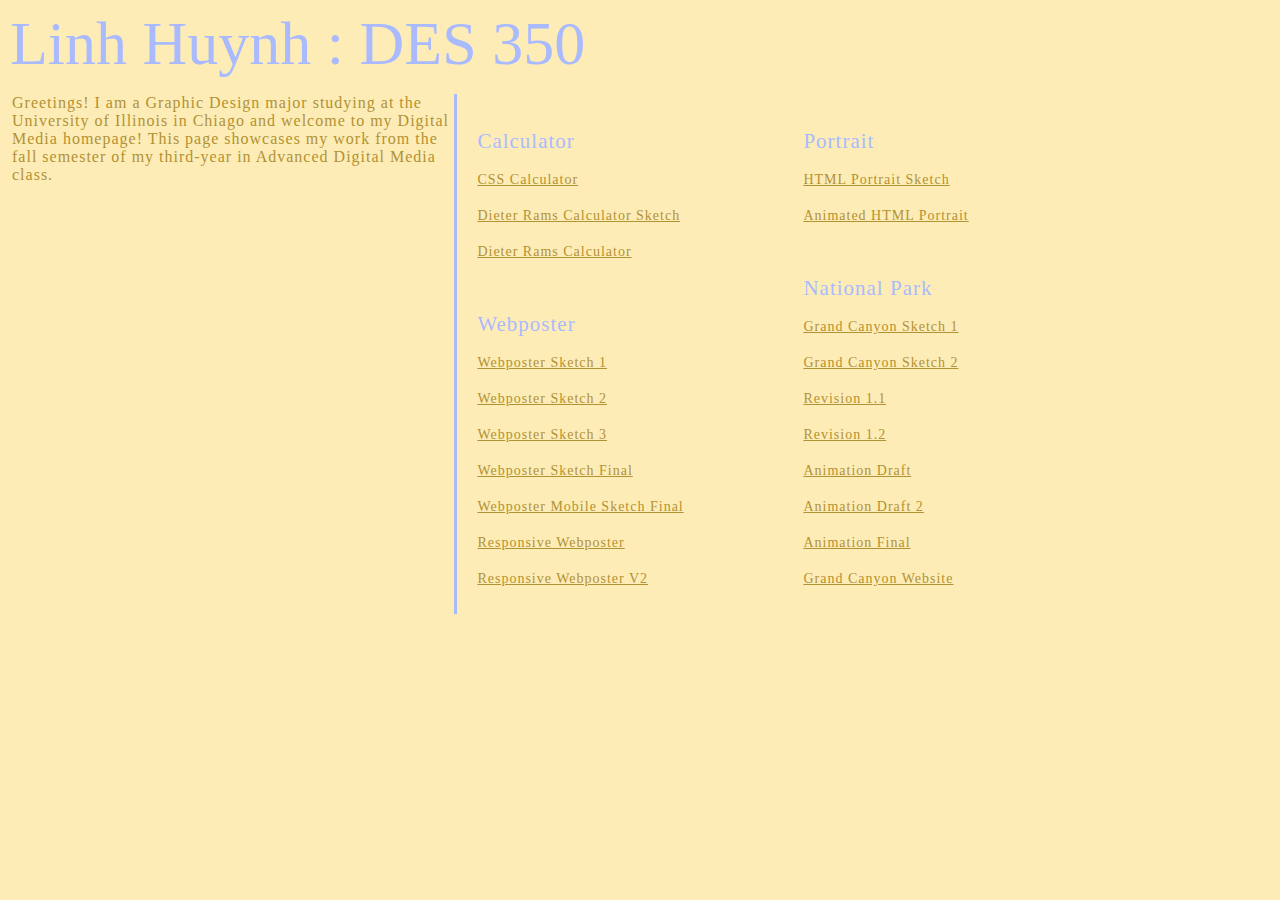
<file: index.html>
<!doctype html>
<html>
<head>
<meta charset="UTF-8">
<title>linh huynh / DES 350</title>
<link href="index.css" rel="stylesheet" type="text/css">
</head>
	
<body>
<strong>Linh Huynh : DES 350</strong>
	
	<div class="vl"></div>
	
	
<div class="column1">
	
	<div class="about">
	Greetings! I am a Graphic Design major studying at the University of Illinois in Chiago and welcome to my Digital Media homepage! This page showcases my work from the fall semester of my third-year in Advanced Digital Media class.
	</div>
	
	</div>
	
<div class="column2">
	<div class="header">
	<div class="calculator">Calculator</div></div>
	
	</br><a href="calculator.html" target="_self">CSS Calculator</a></br>
	</br><a href="dieter_rams_calculator.png" target="_self">Dieter Rams Calculator Sketch</a></br>
	</br><a href="dieterrams_calculator.html" target="_self">Dieter Rams Calculator</a></br>

	<div class="header">
	<div class="webposter">Webposter</div></div>
	
	</br><a href="dieterrams_webposter_sketches-01.jpg" target="_self">Webposter Sketch 1</a></br>
	</br><a href="dieterrams_webposter_sketches-02.jpg" target="_self">Webposter Sketch 2</a></br>
	</br><a href="dieterrams_webposter_sketches-03.jpg" target="_self">Webposter Sketch 3</a></br>
	</br><a href="dieterrams_webposter_finalsketch-01.jpg" target="_self">Webposter Sketch Final</a></br>
	</br><a href="dieterrams_webposter_sketches_phone-01.jpg" target="_self">Webposter Mobile Sketch Final</a></br>
	</br><a href="Responsive_Webposter.html" target="_self">Responsive Webposter</a></br>
	</br><a href="Responsive_Webposter2.html" target="_self">Responsive Webposter V2</a></br>
</div>


<div class="column3">
	<div class="header">
	<div class="Portrait">Portrait</div></div>
	
	</br><a href="html_portrait_sketch.jpg" target="_self">HTML Portrait Sketch</a></br>
	</br><a href="HTML Portrait.html" target="_self">Animated HTML Portrait</a></br>

	<div class="header">
	<div class="Portrait">National Park</div></div>
	
	</br><a href="GrandCanyon_sketch1-02.jpg" target="_self">Grand Canyon Sketch 1</a></br>
	</br><a href="GrandCanyon_sketch2-03.jpg" target="_self">Grand Canyon Sketch 2</a></br>
	</br><a href="GrandCanyon_Revision1-02.jpg" target="_self">Revision 1.1</a></br>
	</br><a href="GrandCanyon_Revision2-03.jpg" target="_self">Revision 1.2</a></br>
	</br><a href="GrandCanyon_Animation.mp4" target="_self">Animation Draft</a></br>
	</br><a href="GrandCanyon_FinalAnimation.mp4" target="_self">Animation Draft 2</a></br>
	</br><a href="GrandCanyon_Animation.html" target="_self">Animation Final</a></br>
	</br><a href="GrandCanyon-Website.html" target="_self">Grand Canyon Website</a></br>
</div>



</body>
</html>
</file>
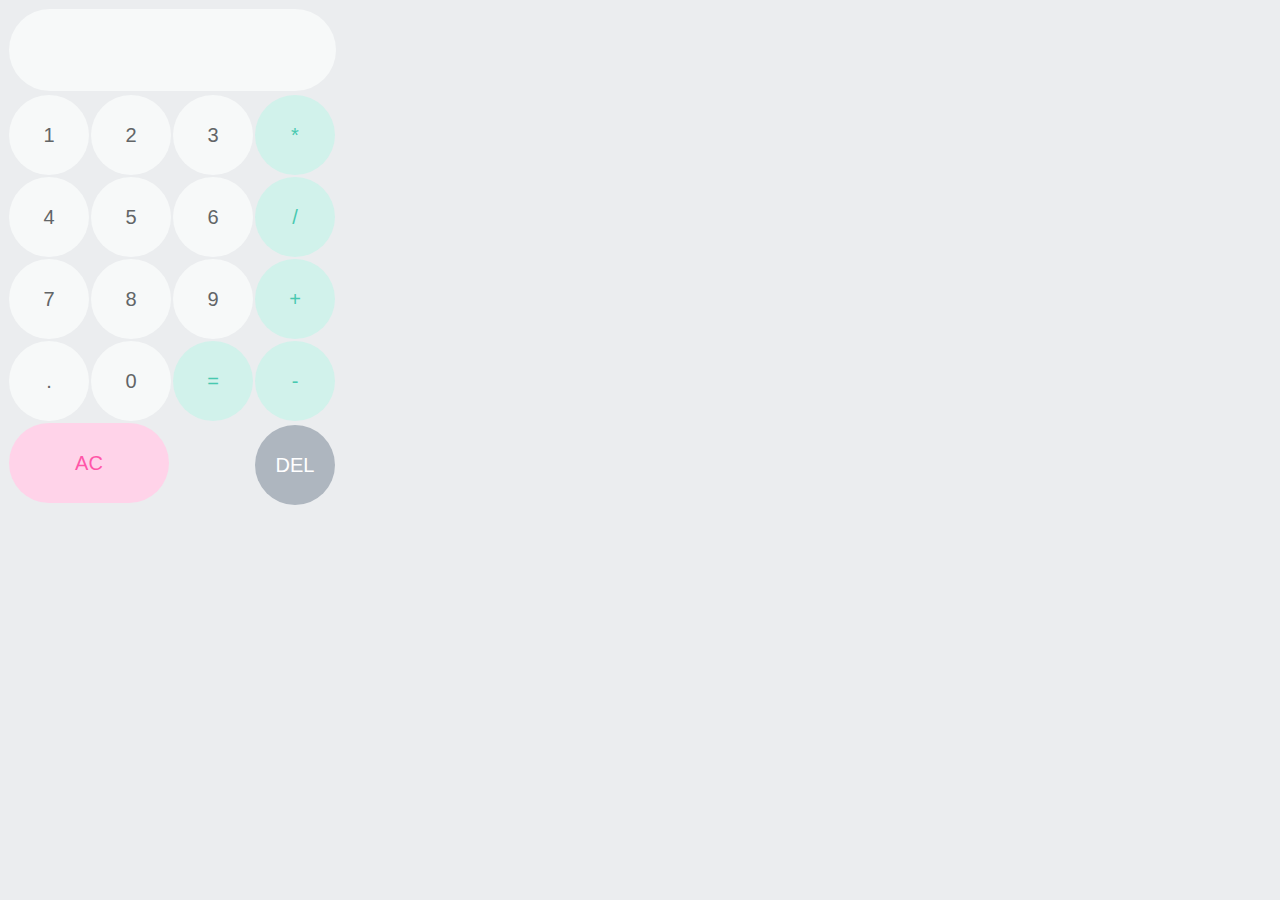
<file: calculator.html>
<!doctype html>
<html>
<head>
<meta charset="UTF-8">
<style>
</style>
<link href="calculator.css" rel="stylesheet" type="text/css">
<title>calculator</title>
</head>

<body>
<form name="calculator">
	
<div id="myCalculator">
	
<div id="top_display">
<input type="text" name="display" id="display" disabled>	
</div>


<div class="inputRow">
<input type="button" class="number" value="1" onclick="calculator.display.value +='1'">
<input type="button" class="number" value="4" onclick="calculator.display.value +='2'">
<input type="button" class="number" value="7" onclick="calculator.display.value +='7'">
<input type="button" class="number" value="." onclick="calculator.display.value +='.'">
<input type="button" class="clear" value="AC" onClick="calculator.display.value =''">
</div>
	
<div class="inputRow">
<input type="button" class="number" value="2" onclick="calculator.display.value +='2'">
<input type="button" class="number" value="5" onclick="calculator.display.value +='5'">
<input type="button" class="number" value="8" onclick="calculator.display.value +='9'">
<input type="button" class="number" value="0" onclick="calculator.display.value +='0'">
</div>
	
<div class="inputRow">
<input type="button" class="number" value="3" onclick="calculator.display.value +='3'">
<input type="button" class="number" value="6" onclick="calculator.display.value +='6'">
<input type="button" class="number" value="9" onclick="calculator.display.value +='9'">
<input type="button" class="operator" name="equals" value="=" onclick="calculator.display.value +=eval(calculator.display.value)">
</div>
	
<div class="inputRow">	
<input type="button" class="operator" value="*" onclick="calculator.display.value +='*'">
<input type="button" class="operator" value="/" onclick="calculator.display.value +='/'">
<input type="button" class="operator" name="add" value="+" onclick="calculator.display.value +='+'">
<input type="button" class="operator" name="subtract" value="-" onclick="calculator.display.value +='-'">

<div class="inputRow">
<input type="button" class="backspace" value="DEL" onClick="document.calc.Input.value=document.calc.Input.value.slice(0,-1)">
</div>
</div>
	
</div>
</form>
</body>
</html>
</file>
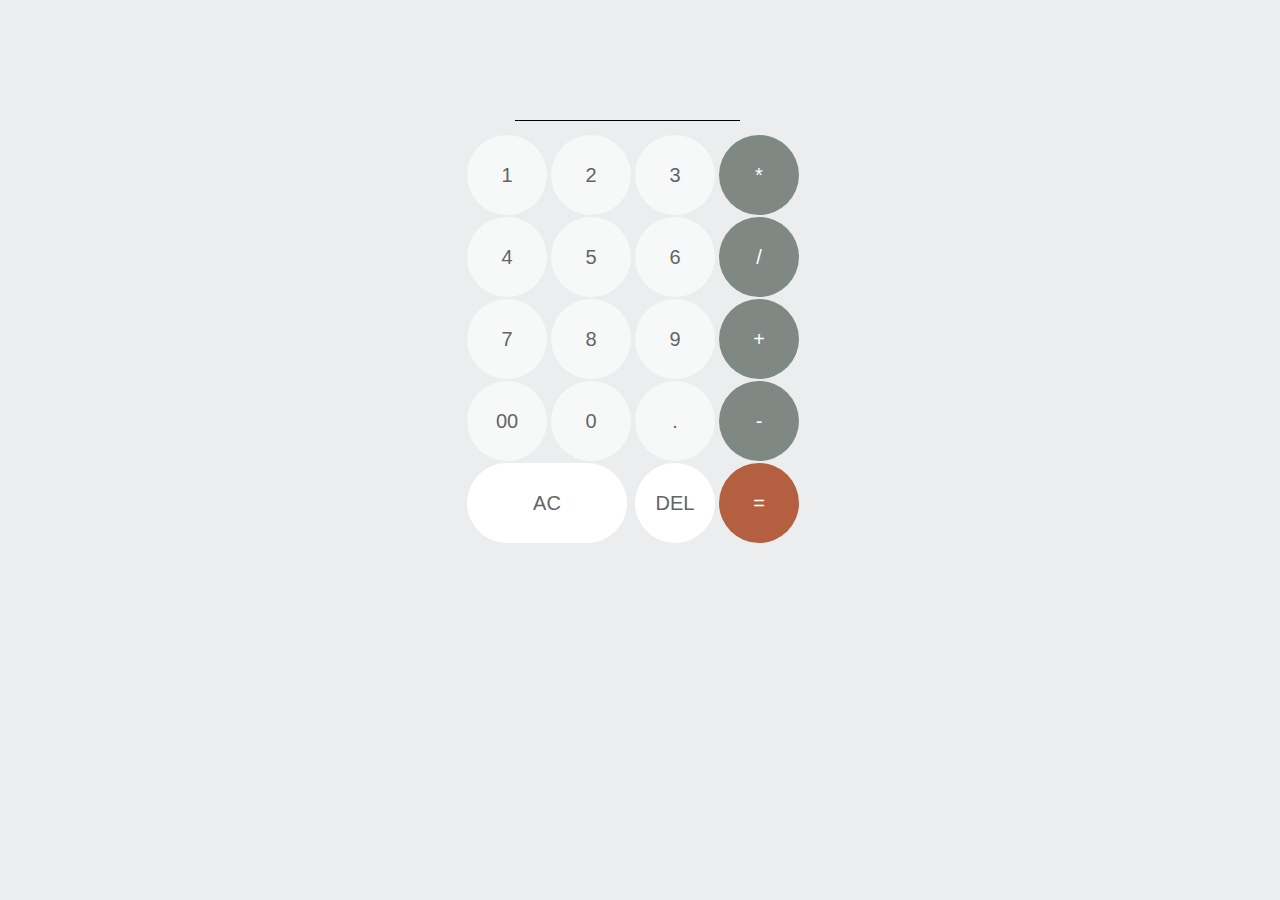
<file: dieterrams_calculator.html>
<!doctype html>
<html>
<head>
<meta charset="UTF-8">
<style>
</style>
<link href="dieterrams_calculator.css" rel="stylesheet" type="text/css">
<title>calculator</title>
</head>


	
<body> 
<form name="calculator">
	
<div id="myCalculator">
	
<div id="top_display">
<input type="text" id="display" name="display" disabled>	
</div>
	
<div class="line1"></div>	

<div class="inputRow">
<input type="button" class="number" value="1" onclick="calculator.display.value +='1'">
<input type="button" class="number" value="4" onclick="calculator.display.value +='2'">
<input type="button" class="number" value="7" onclick="calculator.display.value +='7'">
<input type="button" class="number" value="00" onclick="calculator.display.value +='00'">
<input type="button" class="clear" value="AC" onClick="calculator.display.value =''">
</div>
	
<div class="inputRow">
<input type="button" class="number" value="2" onclick="calculator.display.value +='2'">
<input type="button" class="number" value="5" onclick="calculator.display.value +='5'">
<input type="button" class="number" value="8" onclick="calculator.display.value +='9'">
<input type="button" class="number" value="0" onclick="calculator.display.value +='0'">
</div>
	
<div class="inputRow">
<input type="button" class="number" value="3" onclick="calculator.display.value +='3'">
<input type="button" class="number" value="6" onclick="calculator.display.value +='6'">
<input type="button" class="number" value="9" onclick="calculator.display.value +='9'">
<input type="button" class="number" value="." onclick="calculator.display.value +='.'">
<input type="button" class="operatorA" value="DEL" onclick="calculator.display.value = calculator.display.value.substr(0,calculator.display.value.length-1)">
</div>
	
<div class="inputRow">	
<input type="button" class="operator" value="*" onclick="calculator.display.value +='*'">
<input type="button" class="operator" value="/" onclick="calculator.display.value +='/'">
<input type="button" class="operator" name="add" value="+" onclick="calculator.display.value +='+'">
<input type="button" class="operator" name="subtract" value="-" onclick="calculator.display.value +='-'">

<div class="equals">
<input type="button" class="operatorB" name="equals" value="=" onclick="calculator.display.value +=eval(calculator.display.value)">
</div>
</div>
	
</div>
</form>
</body>
</html>
</file>
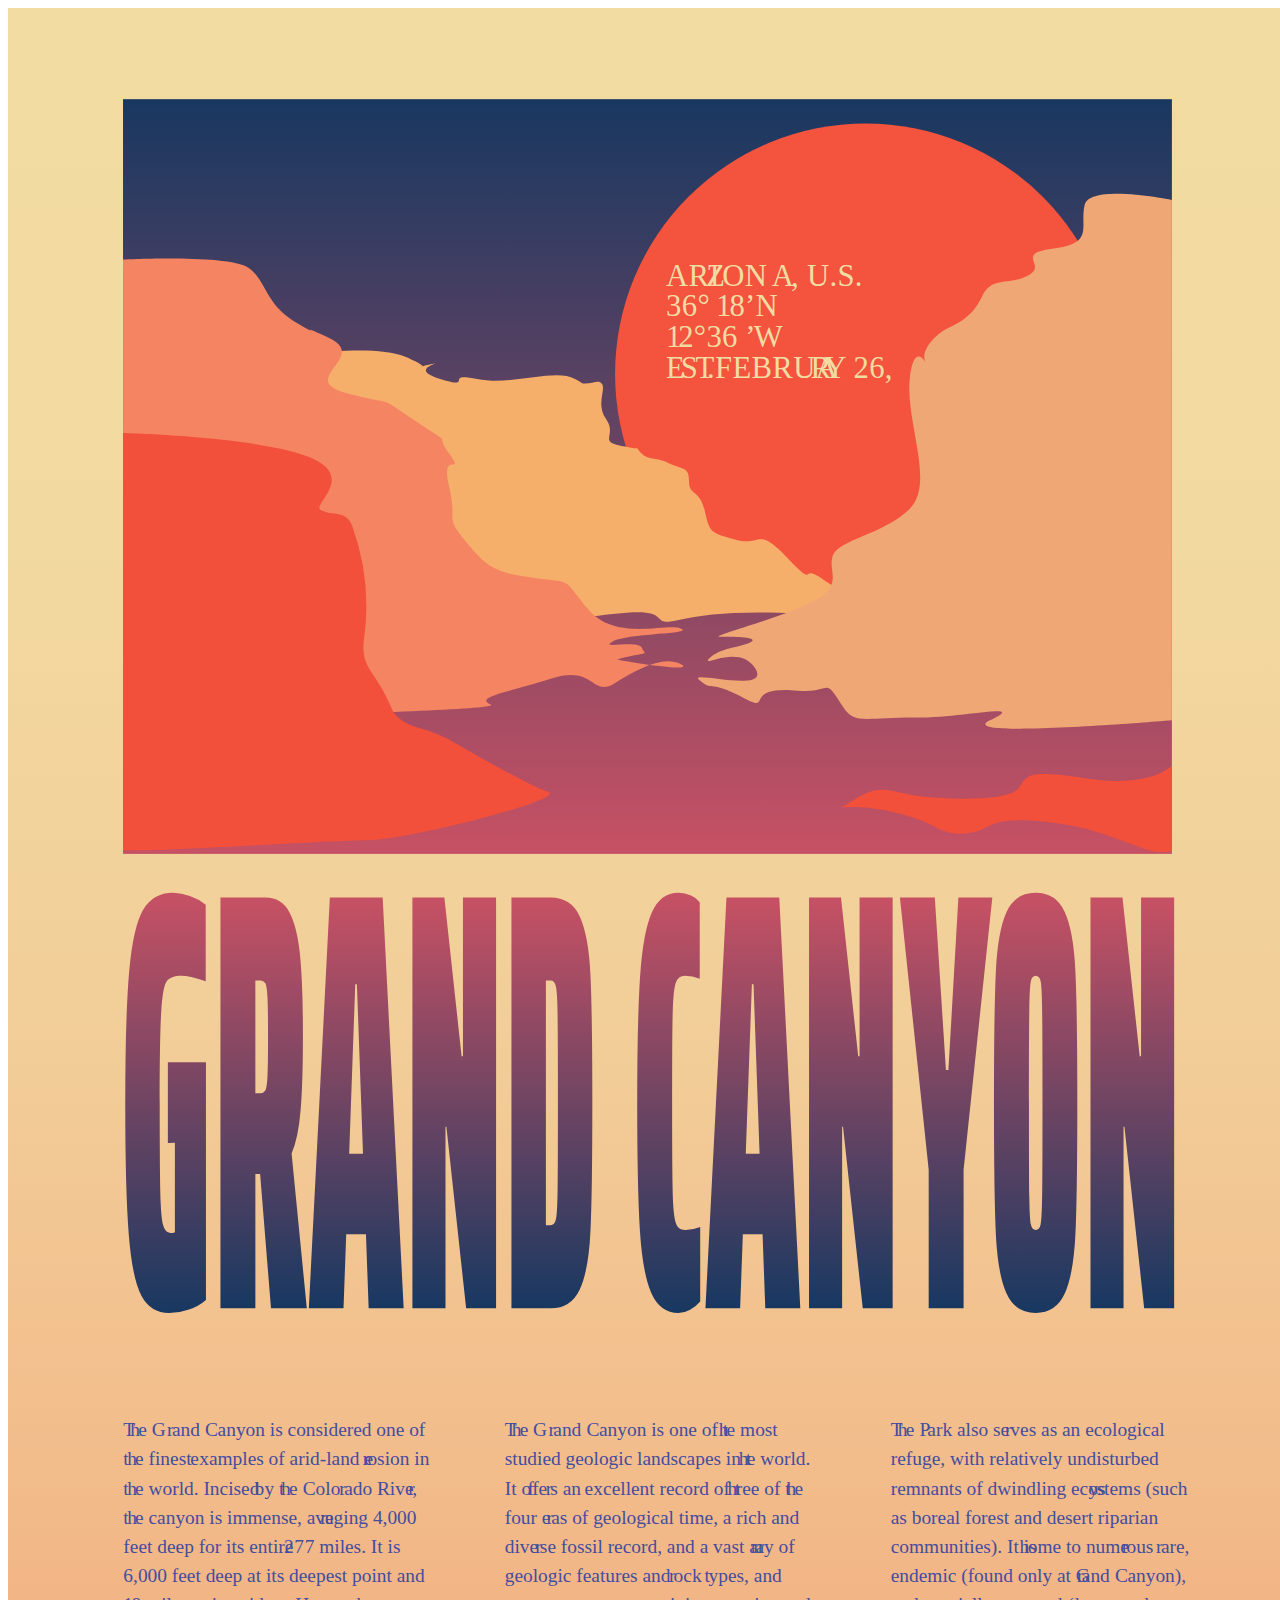
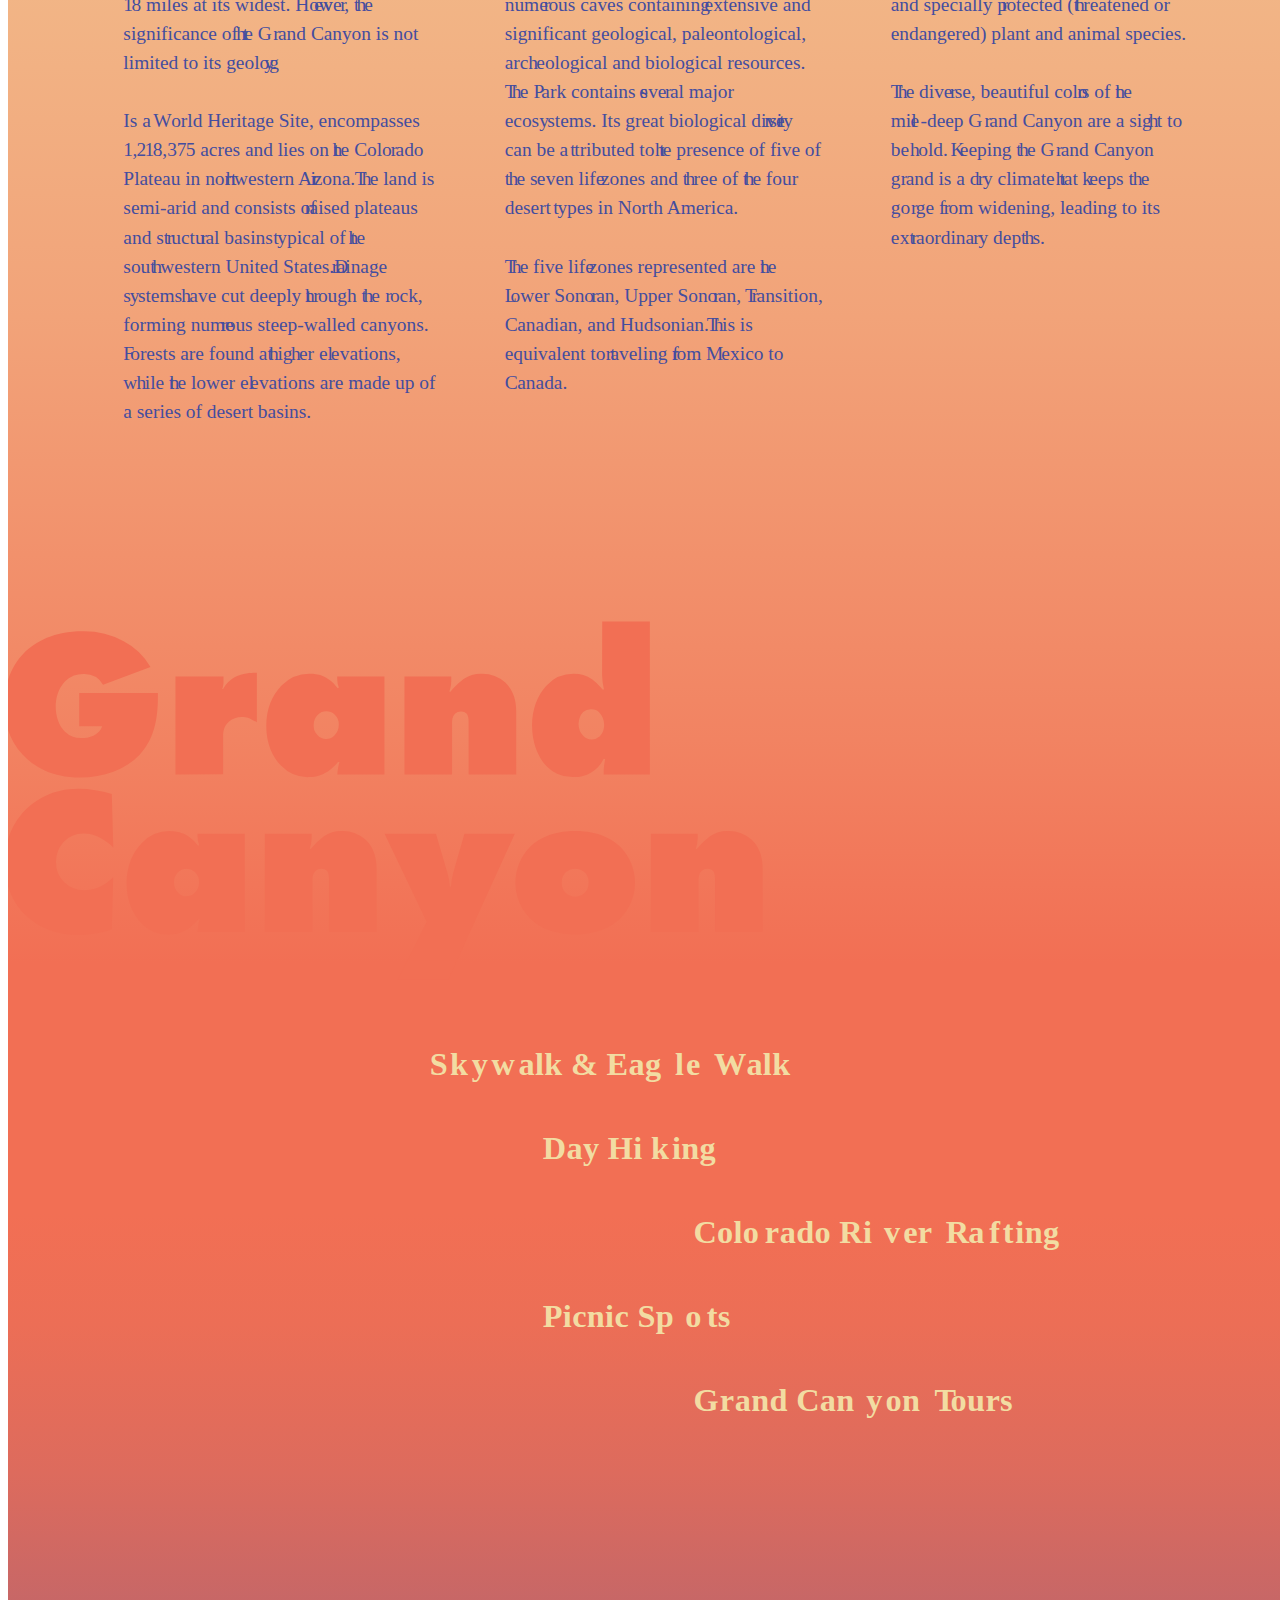
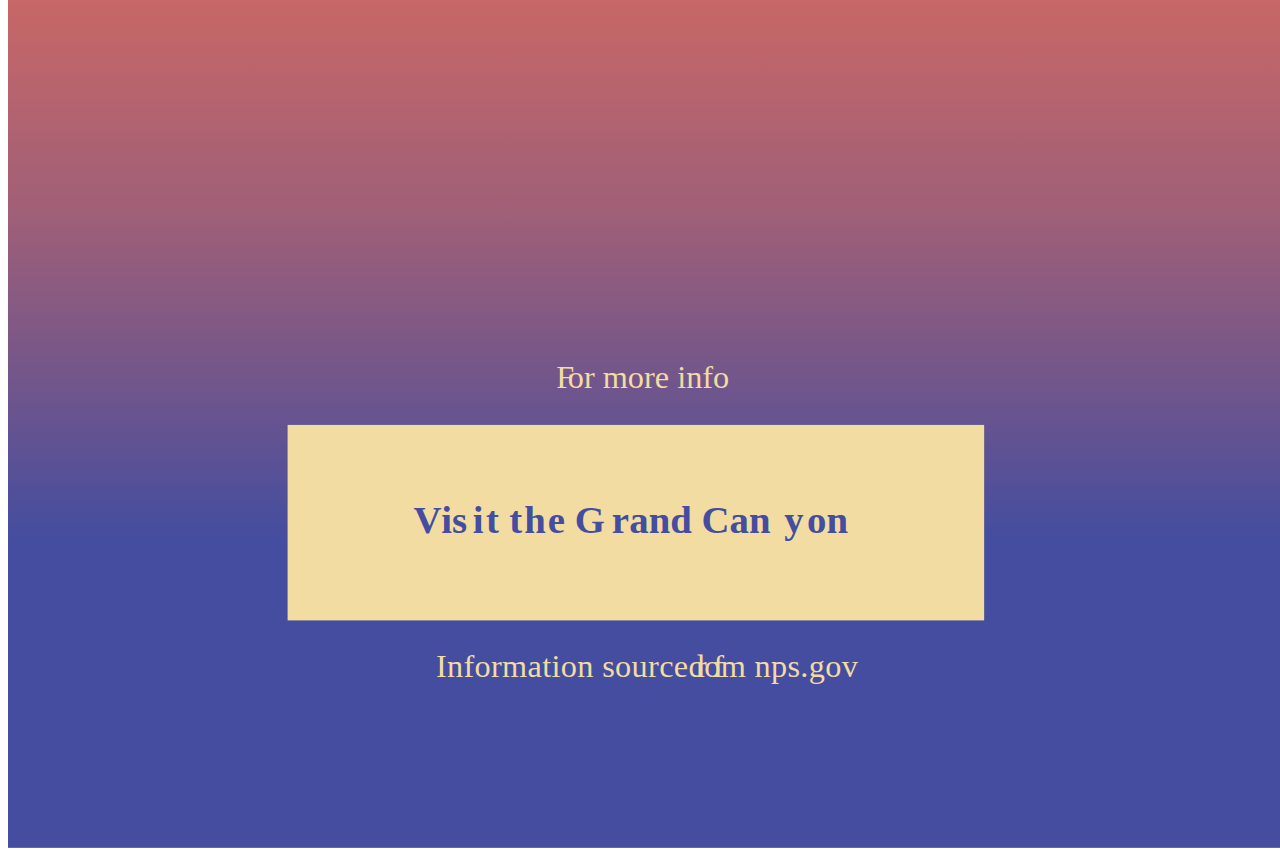
<file: GrandCanyon-Website.html>
<!doctype html>
<html>
<head>
<meta charset="utf-8">
<title>Grand Canyon Website</title>
</head>
	
	
<style>
	.background{
		position:absolute;
		width: 100%;
		height: 100%
	}
	.illustration{
		position: absolute;
		width: 100%
	}
	
	.title{
		position: absolute;
		width: 100%;
	}
	
	.info{ 
		position: absolute;
		width: 100%;
	}
	
	.link{
		position: absolute;
		width: 100%;
	}
	
	
</style>
	
	
<body>

	<div class="background">
<img src="NP-SVGS/gradient-01.svg" alt=" ">
		</div>

	<div class="illustration">
<img src="NP-SVGS/sunset-01.svg" alt=" ">
		</div>
	
	<div class="title">
<img src="NP-SVGS/title-01.svg" alt=" ">
		</div>
	
	<div class="info">
<img src="NP-SVGS/text-01.svg" alt=" ">
		</div>
	
	<div class="link">
		<a href="https://www.nps.gov/grca/index.htm"><img src="NP-SVGS/visit-01.svg" alt=" "></a>
		</div>
	
</body>
</html>
</file>
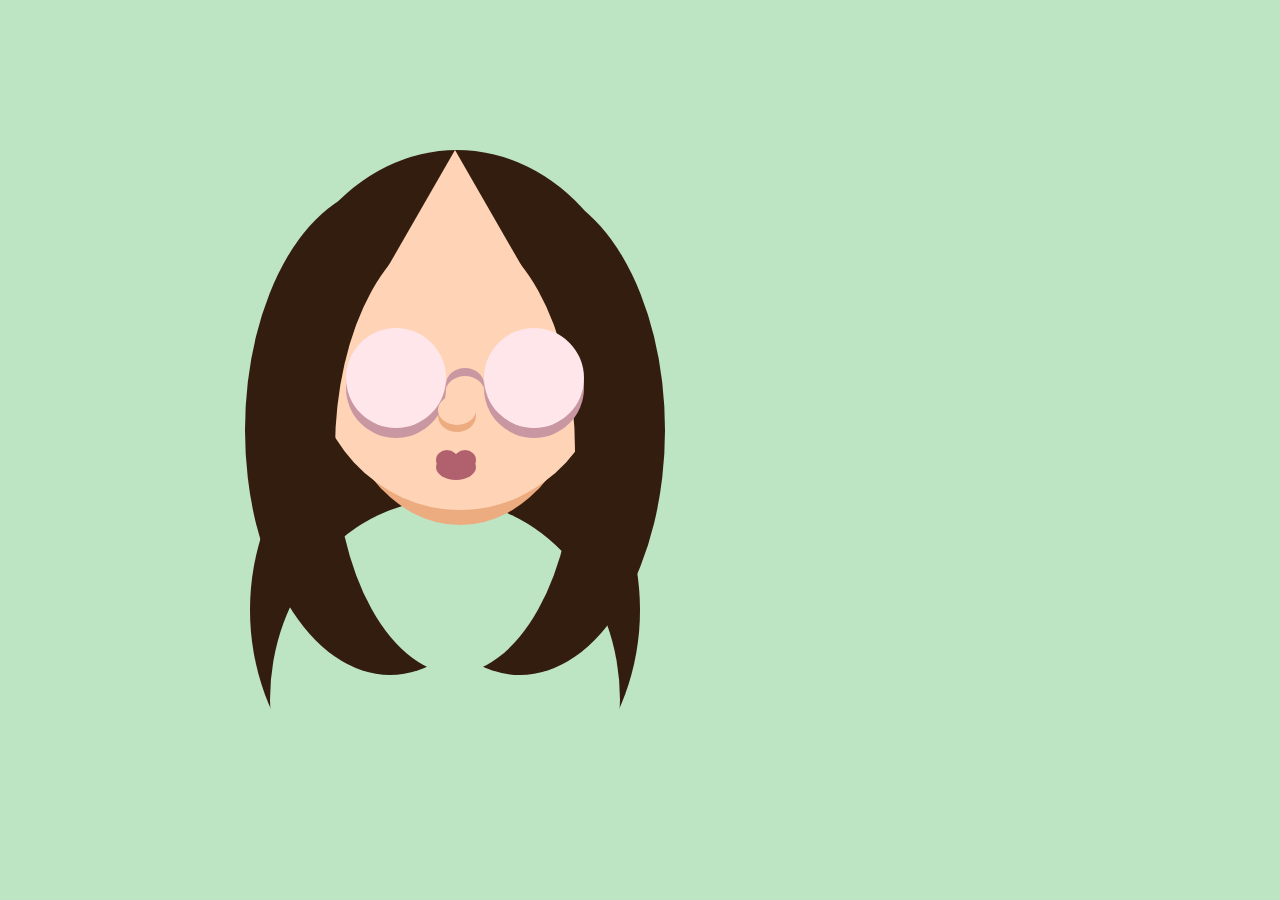
<file: HTML Portrait.html>
<!doctype html>
<html>
<head>
<meta charset="utf-8">
<title>HTML Portrait</title>
</head>

<style>
	
body {background-color: #bee5c3;}
		
	.center{
		position: absolute;
		margin: auto;
		width: 50%;
        padding: 10px;
		}
		
	.facebase{
      	width: 300px;
     	height: 325px;
      	background: #ffd3b6;
     	border-radius: 50%;
		position: absolute;
		top: 245px;
		left:360px;
   		margin-top:-60px;
   		margin-left:-50px;
		}
		
	.faceshadow{
      	width: 250px;
     	height: 325px;
      	background: #edac80;
     	border-radius: 50%;
		position: absolute;
		top: 260px;
		left:385px;
   		margin-top:-60px;
   		margin-left:-50px;
		z-index: -1;
		}
		
	.hairline{
        width: 0;
        height: 0;
		position: absolute;
		left: 340px;
		top: 150px;
        border-left: 115px solid transparent;
        border-right: 115px solid transparent;
		border-bottom-left-radius: 50%;
        border-bottom: 200px solid #FFD3B6;
		border-bottom-right-radius: 50%;
		z-index: 1;
		}
		
	.eye1{
      	width: 60px;
     	height: 20px;
      	background: white;
     	border-radius:50%;
		position: absolute;
		float: left;
		top:412px;
		left:420px;
   		margin-top:-60px;
   		margin-left:-50px;
		z-index: 3;
		}
		
	.eye2{
      	width: 60px;
     	height: 20px;
      	background: white;
     	border-radius: 50%;
		position: absolute;
		float: left;
		top:412px;
		left:540px;
   		margin-top:-60px;
   		margin-left:-50px;
		z-index: 3;
		}
		
		
	.lashes1{
      	width: 66px;
     	height: 25px;
      	background: black;
     	border-radius:50%;
		position: absolute;
		float: left;
		top:405px;
		left:416px;
   		margin-top:-60px;
   		margin-left:-50px;
		z-index: 2;
		}
		
	.lashes2{
      	width: 66px;
     	height: 25px;
      	background: black;
     	border-radius: 50%;
		position: absolute;
		float: left;
		top:405px;
		left:540px;
   		margin-top:-60px;
   		margin-left:-50px;
		z-index: 2;
		}
		
	.pupil1{
		width: 27px;
     	height: 24px;
      	background: black;
		position: absolute;
		float: left;
		top:348px;
		left:388px;
      	border-radius: 50%;
		z-index:3;
		}
		
	.pupil2{
		width: 27px;
     	height: 24px;
      	background: black;
		position: absolute;
		float: left;
		top:348px;
		left:388px;
		margin-left: 120px;
      	border-radius: 50%;
		z-index:3;
		}
		
	
	.lips1{
		width: 22px;
		height: 20px;
		border-radius: 50%;
		background: #b0616d;
		position: absolute;
		float: left;
		top: 450px;
		left: 436px;
		z-index: 3;
	}
	
	.lips2{
		width: 22px;
		height: 20px;
		border-radius: 50%;
		background: #b0616d;
		position: absolute;
		float: left;
		margin-left: 10px;
		top: 450px;
		left: 444px;
		z-index: 3;
	}
	
	.lips3{
		width: 40px;
		height: 26px;
		border-radius: 50%;
		background: #b0616d;
		position: absolute;
		float: left;
		margin-left: 10px;
		top: 454px;
		left: 426px;
		z-index: 3;
	}
	.nose{
	  width: 38px;
      height: 30px;
      background: #ffd3b6;
	  position: absolute;
	  left: 438px;
	  top: 395px;
      border-radius: 50%;
	  z-index: 3;
		}
		
	.nose2{
	  width: 38px;
      height: 32px;
      background: #edac80;
	  position: absolute;
	  left: 438px;
	  top: 400px;
      border-radius: 50%;
	  z-index: 100%;
		}
		
 	.crescent1{
		width:250px;
		height: 450px;
		background-color: transparent;
		position: absolute;
		top:225px;
		left:325px;
		right:10px;
		bottom:0px;
		box-shadow: 70px -20px 0px 20px #331d0e;
		border-radius: 50%;
		z-index: 0;
 		}
		
	.crescent2{
		width:250px;
		height: 450px;
		background-color: transparent;
		position: absolute;
		top:225px;
		left:335px;
		right:10px;
		bottom:0px;
		box-shadow: -70px -20px 0px 20px #331d0e;
		border-radius: 50%;
		z-index: 0;
 		}
		
	.crescent3{
		width:330px;
		height:400px;
		background-color: transparent;
		position: absolute;
		top:220px;
		left:292px;
		right:10px;
		bottom:0px;
		box-shadow: 0px -50px 0px 20px #331d0e;
		border-radius: 50%;
		z-index: 0;
 		}
		
	.crescent4{
		width:350px;
		height:400px;
		background-color: transparent;
		position: absolute;
		top:500px;
		left:270px;
		right:10px;
		bottom:0px;
		box-shadow: 0px -90px 0px 20px #331d0e;
		border-radius: 50%;
		z-index: -2;
 		}
		
	.leftglass{
		width: 100px;
        height: 100px;
        background: #ffe6eb;
		position: absolute;
		float: left;
		left: 338px;
		top: 320px;
        border-radius: 50%;
		z-index: 3;
		
	  transition-timing-function: ease;
	  transition-duration: 2s;
	  transition-delay: 0s;
	  transition-property: all;
	}
	
	.leftglass:hover{
		width: 100px;
        height: 100px;
        background: #ffe6eb;
		position: absolute;
		float: left;
		left: 338px;
		top: 375px;
        border-radius: 50%;
		z-index: 3;
	}
	
	.rightglass{
		width: 100px;
        height: 100px;
        background: #ffe6eb;
		position: absolute;
		float: left;
		margin-left: 136px;
		left: 340px;
		top: 320px;
        border-radius: 50%;
		z-index: 3;
		
	  transition-timing-function: ease;
	  transition-duration: 2s;
	  transition-delay: 0s;
	  transition-property: all;
	}
	
	.rightglass:hover{
		width: 100px;
        height: 100px;
        background: #ffe6eb;
		position: absolute;
		float: left;
		margin-left: 136px;
		left: 340px;
		top: 375px;
        border-radius: 50%;
		z-index: 3;
	}
	
	.bridge{
	    width: 38px;
        height: 32px;
        background: #c997a1;
	    position: absolute;
	    left: 438px;
	    top: 360px;
        border-radius: 50%;
	    z-index: 4;
	}
	
	.bridgeshadow{
	    width: 38px;
        height: 30px;
        background:#ffd3b6;
	    position: absolute;
	    left: 438px;
	    top: 368px;
        border-radius: 50%;
	    z-index: 4;
	}

	.leftshadow{
		width: 100px;
        height: 100px;
        background: #c997a1;
		position: absolute;
		float: left;
		left: 338px;
		top: 330px;
        border-radius: 50%;
		z-index: 2;
	}
	
	.rightshadow{
		width: 100px;
        height: 100px;
        background: #c997a1;
		position: absolute;
		float: left;
		margin-left: 136px;
		left: 340px;
		top: 330px;
        border-radius: 50%;
		z-index: 2;
	}
	
	.sunglasses {
				position: absolute;	
	animation-name: move;
  	animation-duration: 5s;
	animation-delay: 0s;
	animation-iteration-count: infinite;
	}
	
	.sunglassshadow {
		position: absolute;
			animation-name: move;
  	animation-duration: 5s;
	animation-delay: 0s;
	animation-iteration-count: infinite;
	}
	
	@-webkit-keyframes move {
	0%   {top: 0px;
			left: 0px;
			}
	25%  {top: 0px;
			left: 0px;
			}
	50%  {top: 40px;
			left: 0px;
			}
	75% {top: 40px;
			left: 0px;
			}
	100% {top: 0px;
			left: 0px;
			}
}	
		
	</style>
	
<body>

	<div class="facebase"></div>
	
	<div class="faceshadow"></div>
	<div class="hairline"></div>
	
<div class="hair">
	 <div class ="crescent1"></div>
	 <div class ="crescent2"></div>
	 <div class ="crescent3"></div>
	 <div class ="crescent4"></div>
	</div>
	
<div class="eyes">
	<div class="eye1"></div>
	<div class="eye2"></div>
	
	
	<div class="lashes">
	<div class="lashes1"></div>
	<div class="lashes2"></div>
	</div>
		
	<div class="pupils">
		<div class="pupil1"></div>
		<div class="pupil2"></div>
	</div>
		</div>
	
	<div class="nose">
	</div>
	<div class="nose2">
	</div>
	
<div class="lips">
	<div class="lips1"></div>
	<div class="lips2"></div>
	<div class="lips3"></div>
	</div>
	
<div class="sunglasses">
	<div class="leftglass"></div>
	<div class="rightglass"></div>
	<div class="bridge"></div>
	</div>
	
<div class="sunglassshadow">
	<div class="leftshadow"></div>
	<div class="rightshadow"></div>
	<div class="bridgeshadow"></div>
	</div>
	
</body>
</html>
</file>
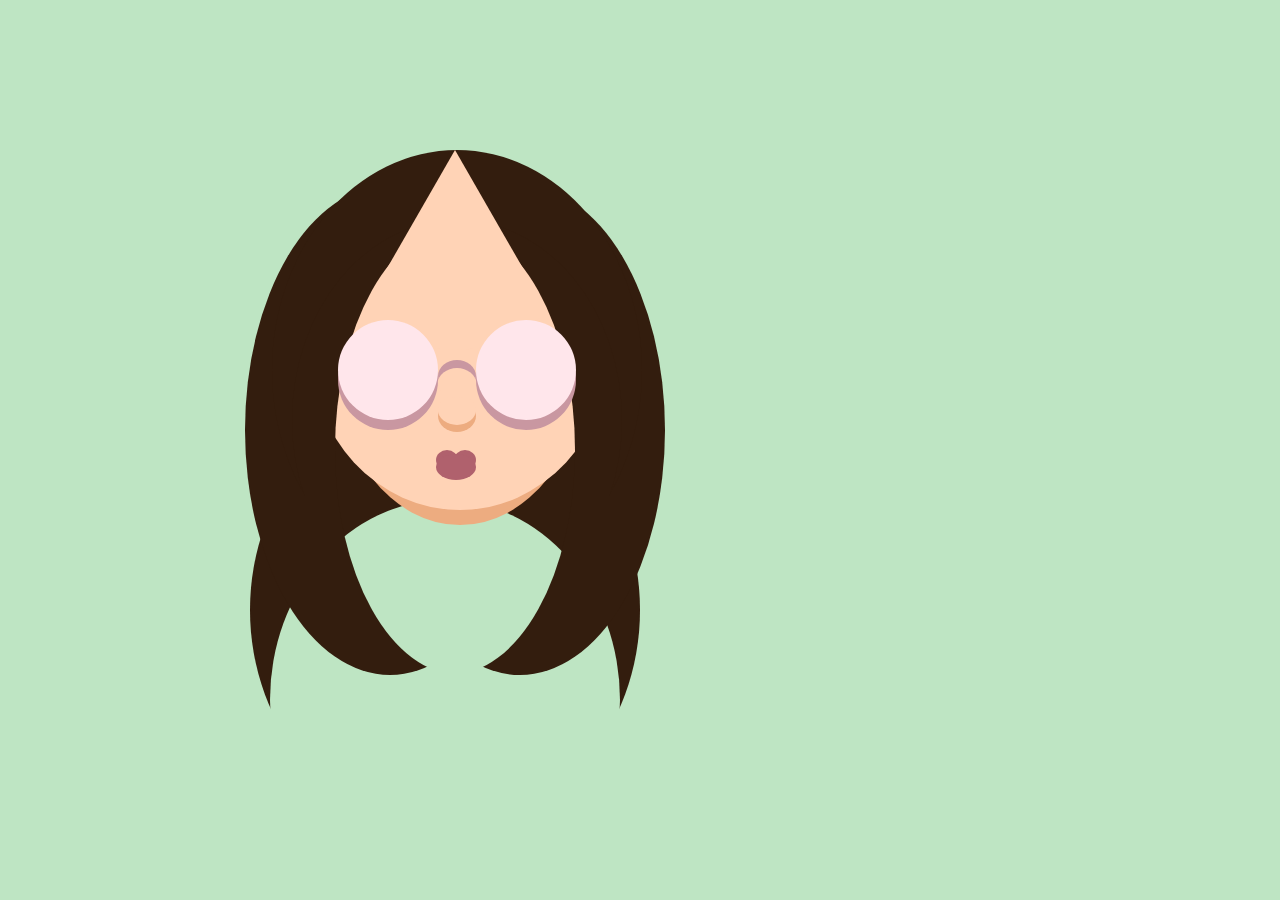
<file: HTML_Portrait.html>
<!doctype html>
<html>
<head>
<meta charset="utf-8">
<title>HTML Portrait</title>
</head>

<style>
	
body {background-color: #bee5c3;}
		
	.center{
		position: absolute;
		margin: auto;
		width: 50%;
        padding: 10px;
		}
		
	.facebase{
      	width: 300px;
     	height: 325px;
      	background: #ffd3b6;
     	border-radius: 50%;
		position: absolute;
		top: 245px;
		left:360px;
   		margin-top:-60px;
   		margin-left:-50px;
		}
		
	.faceshadow{
      	width: 250px;
     	height: 325px;
      	background: #edac80;
     	border-radius: 50%;
		position: absolute;
		top: 260px;
		left:385px;
   		margin-top:-60px;
   		margin-left:-50px;
		z-index: -1;
		}
		
	.hairline{
        width: 0;
        height: 0;
		position: absolute;
		left: 340px;
		top: 150px;
        border-left: 115px solid transparent;
        border-right: 115px solid transparent;
		border-bottom-left-radius: 50%;
        border-bottom: 200px solid #FFD3B6;
		border-bottom-right-radius: 50%;
		z-index: 1;
		}
		
	.eye1{
      	width: 60px;
     	height: 20px;
      	background: white;
     	border-radius:50%;
		position: absolute;
		float: left;
		top:412px;
		left:420px;
   		margin-top:-60px;
   		margin-left:-50px;
		z-index: 3;
		}
		
	.eye2{
      	width: 60px;
     	height: 20px;
      	background: white;
     	border-radius: 50%;
		position: absolute;
		float: left;
		top:412px;
		left:540px;
   		margin-top:-60px;
   		margin-left:-50px;
		z-index: 3;
		}
		
		
	.lashes1{
      	width: 66px;
     	height: 25px;
      	background: black;
     	border-radius:50%;
		position: absolute;
		float: left;
		top:405px;
		left:416px;
   		margin-top:-60px;
   		margin-left:-50px;
		z-index: 2;
		}
		
	.lashes2{
      	width: 66px;
     	height: 25px;
      	background: black;
     	border-radius: 50%;
		position: absolute;
		float: left;
		top:405px;
		left:540px;
   		margin-top:-60px;
   		margin-left:-50px;
		z-index: 2;
		}
		
	.pupil1{
		width: 27px;
     	height: 24px;
      	background: black;
		position: absolute;
		float: left;
		top:348px;
		left:388px;
      	border-radius: 50%;
		z-index:3;
		}
		
	.pupil2{
		width: 27px;
     	height: 24px;
      	background: black;
		position: absolute;
		float: left;
		top:348px;
		left:388px;
		margin-left: 120px;
      	border-radius: 50%;
		z-index:3;
		}
		
	
	.lips1{
		width: 22px;
		height: 20px;
		border-radius: 50%;
		background: #b0616d;
		position: absolute;
		float: left;
		top: 450px;
		left: 436px;
		z-index: 3;
	}
	
	.lips2{
		width: 22px;
		height: 20px;
		border-radius: 50%;
		background: #b0616d;
		position: absolute;
		float: left;
		margin-left: 10px;
		top: 450px;
		left: 444px;
		z-index: 3;
	}
	
	.lips3{
		width: 40px;
		height: 26px;
		border-radius: 50%;
		background: #b0616d;
		position: absolute;
		float: left;
		margin-left: 10px;
		top: 454px;
		left: 426px;
		z-index: 3;
	}
	.nose{
	  width: 38px;
      height: 30px;
      background: #ffd3b6;
	  position: absolute;
	  left: 438px;
	  top: 395px;
      border-radius: 50%;
	  z-index: 3;
		}
		
	.nose2{
	  width: 38px;
      height: 32px;
      background: #edac80;
	  position: absolute;
	  left: 438px;
	  top: 400px;
      border-radius: 50%;
	  z-index: 100%;
		}
		
 	.crescent1{
		width:250px;
		height: 450px;
		background-color: transparent;
		position: absolute;
		top:225px;
		left:325px;
		right:10px;
		bottom:0px;
		box-shadow: 70px -20px 0px 20px #331d0e;
		border-radius: 50%;
		z-index: 0;
 		}
		
	.crescent2{
		width:250px;
		height: 450px;
		background-color: transparent;
		position: absolute;
		top:225px;
		left:335px;
		right:10px;
		bottom:0px;
		box-shadow: -70px -20px 0px 20px #331d0e;
		border-radius: 50%;
		z-index: 0;
 		}
		
	.crescent3{
		width:330px;
		height:400px;
		background-color: transparent;
		position: absolute;
		top:220px;
		left:292px;
		right:10px;
		bottom:0px;
		box-shadow: 0px -50px 0px 20px #331d0e;
		border-radius: 50%;
		z-index: 0;
 		}
		
	.crescent4{
		width:350px;
		height:400px;
		background-color: transparent;
		position: absolute;
		top:500px;
		left:270px;
		right:10px;
		bottom:0px;
		box-shadow: 0px -90px 0px 20px #331d0e;
		border-radius: 50%;
		z-index: -2;
 		}
		
	.leftglass{
		width: 100px;
        height: 100px;
        background: #ffe6eb;
		position: absolute;
		float: left;
		left: 338px;
		top: 320px;
        border-radius: 50%;
		z-index: 3;
		
	  transition-timing-function: ease;
	  transition-duration: 2s;
	  transition-delay: 0s;
	  transition-property: all;
	}
	
	.leftglass:hover{
		width: 100px;
        height: 100px;
        background: #ffe6eb;
		position: absolute;
		float: left;
		left: 338px;
		top: 375px;
        border-radius: 50%;
		z-index: 3;
	}
	
	.rightglass{
		width: 100px;
        height: 100px;
        background: #ffe6eb;
		position: absolute;
		float: left;
		margin-left: 136px;
		left: 340px;
		top: 320px;
        border-radius: 50%;
		z-index: 3;
		
	  transition-timing-function: ease;
	  transition-duration: 2s;
	  transition-delay: 0s;
	  transition-property: all;
	}
	
	.rightglass:hover{
		width: 100px;
        height: 100px;
        background: #ffe6eb;
		position: absolute;
		float: left;
		margin-left: 136px;
		left: 340px;
		top: 375px;
        border-radius: 50%;
		z-index: 3;
	}
	
	.bridge{
	    width: 38px;
        height: 32px;
        background: #c997a1;
	    position: absolute;
	    left: 438px;
	    top: 360px;
        border-radius: 50%;
	    z-index: 4;
	}
	
	.bridgeshadow{
	    width: 38px;
        height: 30px;
        background:#ffd3b6;
	    position: absolute;
	    left: 438px;
	    top: 368px;
        border-radius: 50%;
	    z-index: 4;
	}

	.leftshadow{
		width: 100px;
        height: 100px;
        background: #c997a1;
		position: absolute;
		float: left;
		left: 338px;
		top: 330px;
        border-radius: 50%;
		z-index: 2;
	}
	
	.rightshadow{
		width: 100px;
        height: 100px;
        background: #c997a1;
		position: absolute;
		float: left;
		margin-left: 136px;
		left: 340px;
		top: 330px;
        border-radius: 50%;
		z-index: 2;
	}
		
	</style>
	
<body>

	<div class="facebase"></div>
	
	<div class="faceshadow"></div>
	<div class="hairline"></div>
	
<div class="hair">
	 <div class ="crescent1"></div>
	 <div class ="crescent2"></div>
	 <div class ="crescent3"></div>
	 <div class ="crescent4"></div>
	</div>
	
<div class="eyes">
	<div class="eye1"></div>
	<div class="eye2"></div>
	
	
	<div class="lashes">
	<div class="lashes1"></div>
	<div class="lashes2"></div>
	</div>
		
	<div class="pupils">
		<div class="pupil1"></div>
		<div class="pupil2"></div>
	</div>
		</div>
	
	<div class="nose">
	</div>
	<div class="nose2">
	</div>
	
<div class="lips">
	<div class="lips1"></div>
	<div class="lips2"></div>
	<div class="lips3"></div>
	</div>
	
<div class="sunglasses">
	<div class="leftglass"></div>
	<div class="rightglass"></div>
	<div class="bridge"></div>
	</div>
	
<div class="sunglassshadow">
	<div class="leftshadow"></div>
	<div class="rightshadow"></div>
	<div class="bridgeshadow"></div>
	</div>
	
</body>
</html>
</file>
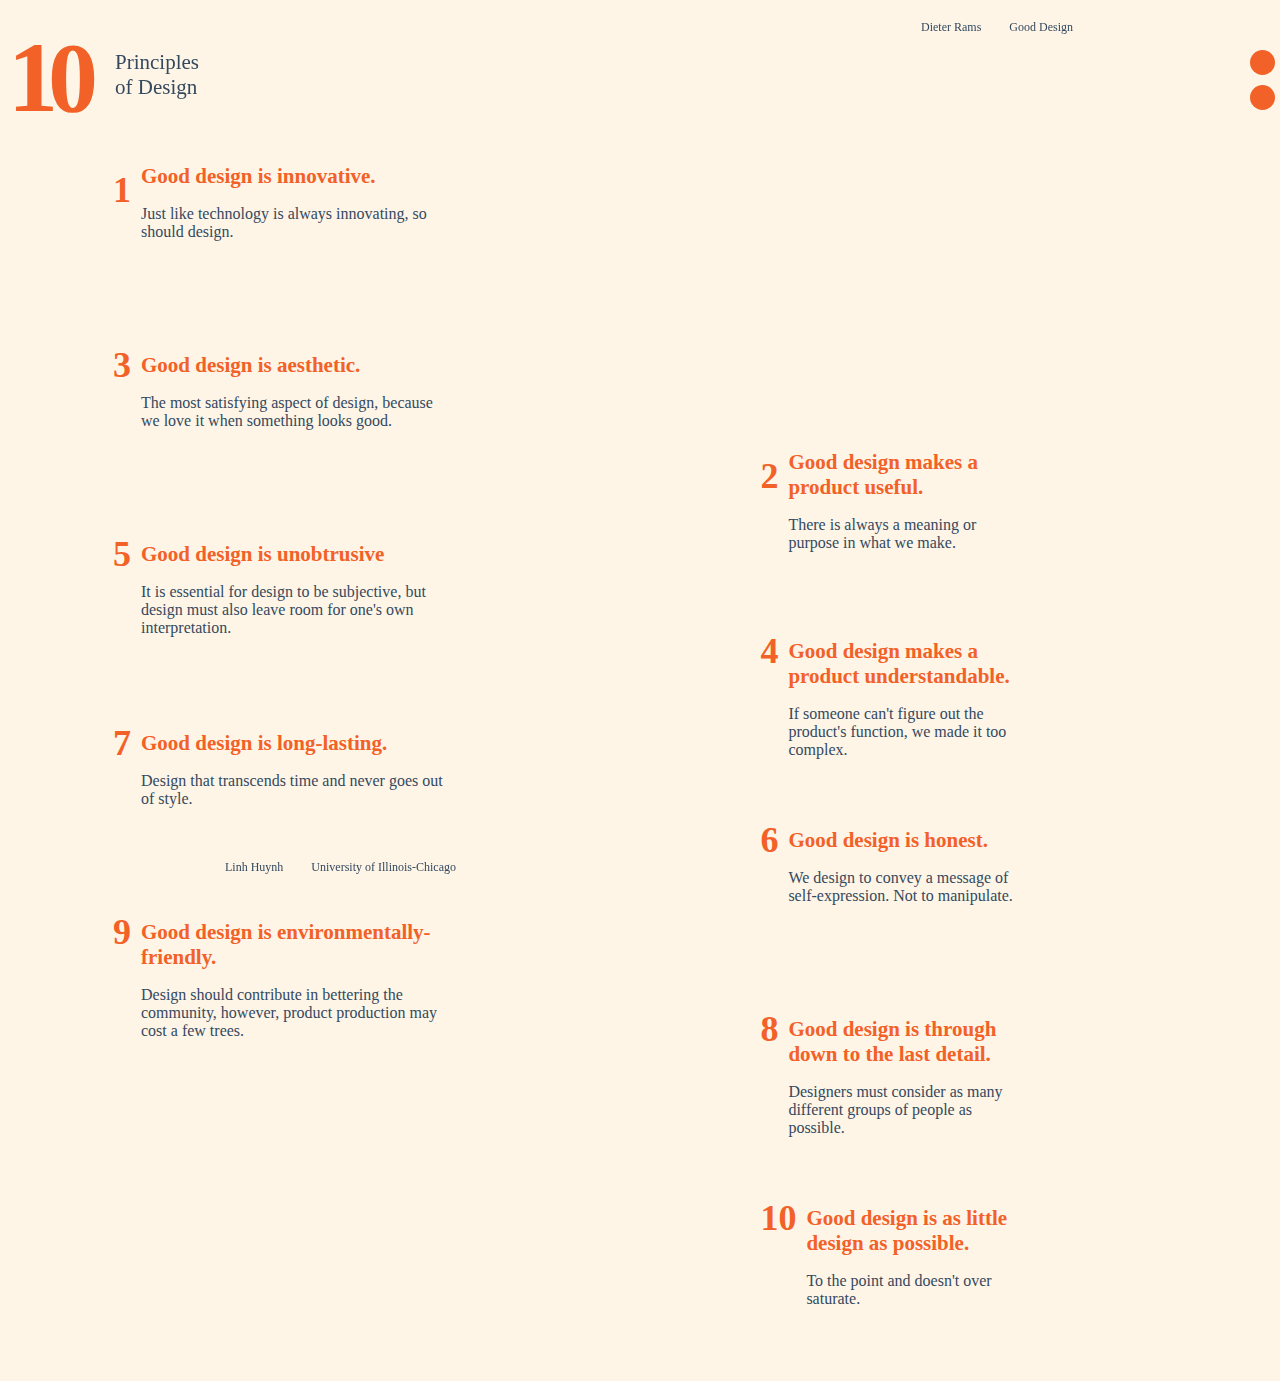
<file: Responsive_Webposter.html>
<!doctype html>
<html>
<head>
<meta charset="utf-8">
<title>Responsive</title>
<meta name="viewport" content="width=device-width, initial-scale=1.0">
	<link href="responsive_webposter.css" rel="stylesheet" type="text/css">
</head>

<body>
	
<div class="header">
	<div class="dieter">
	<p1>Dieter Rams</p1>
	<p1>Good Design</p1>
	</div>
	
	<div class="ten">10</div>
	<div class="title">Principles<br>
	of Design</div>
	<div class="dot1"></div>
	<div class="dot2"></div>
	
	<div class="linh"> 
		<p2>Linh Huynh</p2>
		<p2>University of Illinois-Chicago</p2>
	</div>
</div>
	
<div class="space"></div>
	
<div class="principles">

	<div class="column">
		<div class="column1">
<div class="number">1</div>
<div class="principle">	
<h1>Good design is innovative.</h1>
<p>Just like technology is always innovating, so should design. </p>
</div>

<div class="number">3</div>
<div class="principle">	
<h1>Good design is aesthetic.</h1>
<p>The most satisfying aspect of design, because we love it when something looks good.</p>
</div>

<div class="number">5</div>
<div class="principle">	
<h1>Good design is unobtrusive</h1>
<p>It is essential for design to be subjective, but design must also leave room for one's own interpretation. </p>		
</div>

<div class="number">7</div>
<div class="principle">	
<h1>Good design is long-lasting.</h1>
<p>Design that transcends time and never goes out of style.</p>
</div>

<div class="number">9</div>
<div class="principle">	
<h1>Good design is environmentally-friendly.</h1>
<p>Design should contribute in bettering the community, however, product production may cost a few trees.</p>		
</div>
	</div>
		</div>
	
	
	<div class="column">
		<div class="column2">
<div class="number">2</div>
<div class="principle">	
<h1>Good design makes a product useful.</h1>
<p>There is always a meaning or purpose in what we make.</p>
</div>

<div class="number">4</div>
<div class="principle">	
<h1>Good design makes a product understandable.</h1>
<p>If someone can't figure out the product's function, we made it too complex.</p>		
</div>

<div class="number">6</div>
<div class="principle">	
<h1>Good design is honest.</h1>
<p>We design to convey a message of self-expression. Not to manipulate.</p>		
</div>

<div class="number">8</div>
<div class="principle">	
<h1>Good design is through down to the last detail.</h1>
<p>Designers must consider as many different groups of people as possible.</p>
</div>

<div class="number">10</div>
<div class="principle">	
<h1>Good design is as little design as possible. </h1>
<p>To the point and doesn't over saturate.</p>		
</div>
	</div>
		</div>

	</div>
	
</body>
</html>
</file>
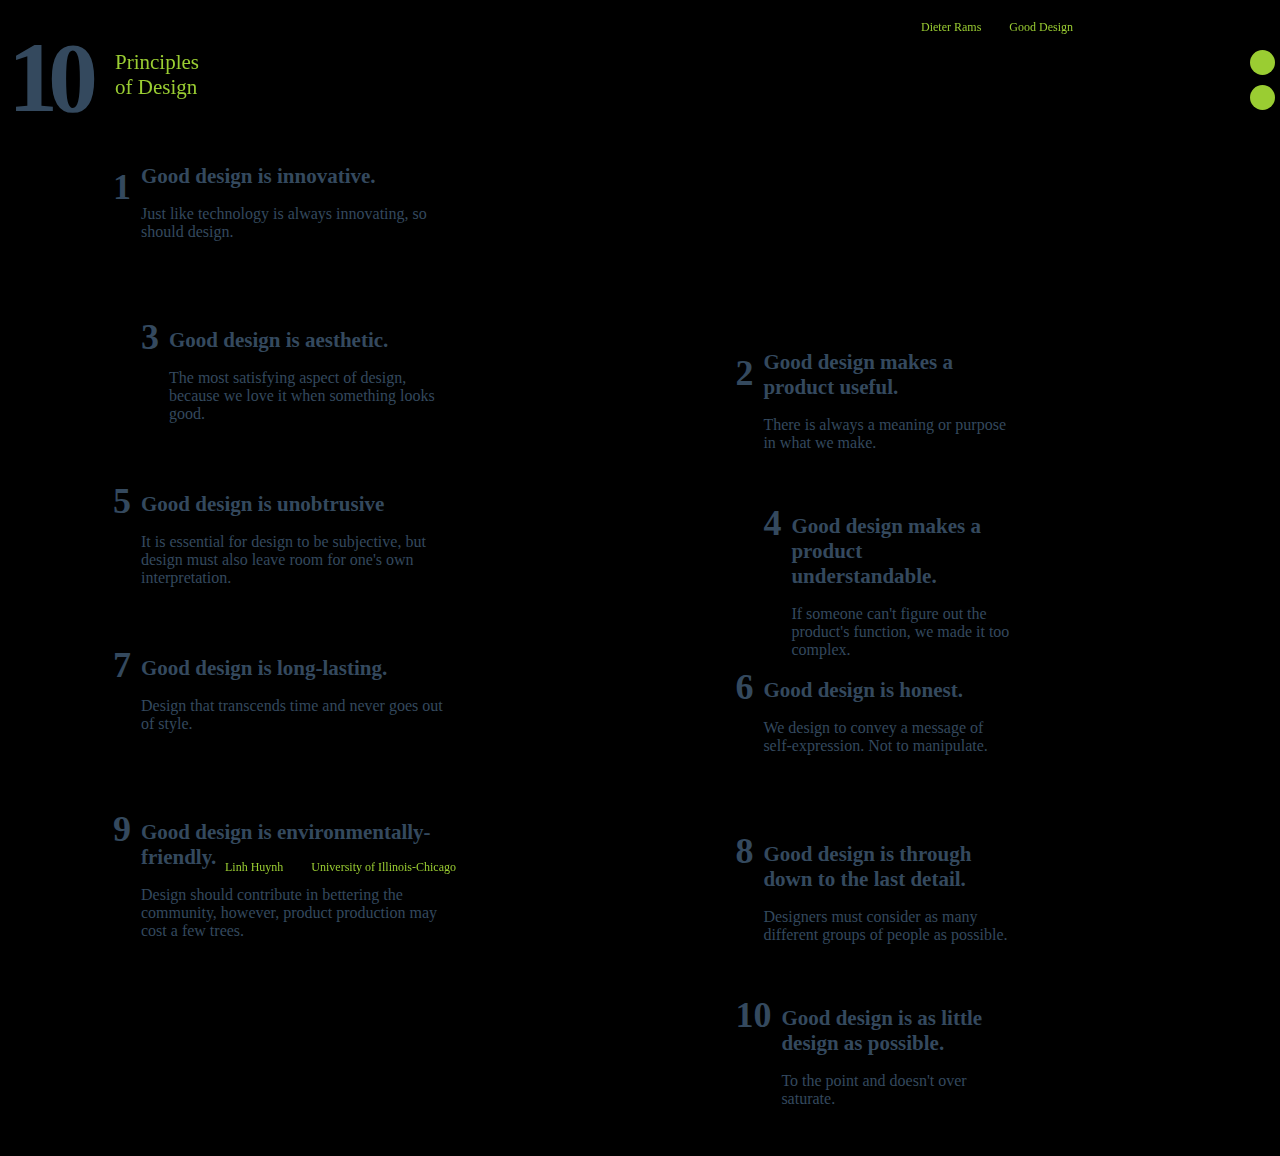
<file: Responsive_Webposter2.html>
<!doctype html>
<html>
<head>
<meta charset="utf-8">
<title>Responsive</title>
<meta name="viewport" content="width=device-width, initial-scale=1.0">
	<link href="responsive_webposter2.css" rel="stylesheet" type="text/css">
</head>

<body>
	
<div class="header">
	<div class="dieter">
	<p1>Dieter Rams</p1>
	<p1>Good Design</p1>
	</div>
	
	<div class="ten">10</div>
	<div class="title">Principles<br>
	of Design</div>
	<div class="dot1"></div>
	<div class="dot2"></div>
	
	<div class="linh"> 
		<p2>Linh Huynh</p2>
		<p2>University of Illinois-Chicago</p2>
	</div>
</div>
	
<div class="space"></div>
	
<div class="principles">

	<div class="column">
		<div class="column1">
<div class="number">1</div>
<div class="principle">	
<h1>Good design is innovative.</h1>
<p>Just like technology is always innovating, so should design. </p>
</div>

<div class="number">3</div>
<div class="principle">	
<h1>Good design is aesthetic.</h1>
<p>The most satisfying aspect of design, because we love it when something looks good.</p>
</div>

<div class="number">5</div>
<div class="principle">	
<h1>Good design is unobtrusive</h1>
<p>It is essential for design to be subjective, but design must also leave room for one's own interpretation. </p>		
</div>

<div class="number">7</div>
<div class="principle">	
<h1>Good design is long-lasting.</h1>
<p>Design that transcends time and never goes out of style.</p>
</div>

<div class="number">9</div>
<div class="principle">	
<h1>Good design is environmentally-friendly.</h1>
<p>Design should contribute in bettering the community, however, product production may cost a few trees.</p>		
</div>
	</div>
		</div>
	
	
	<div class="column">
		<div class="column2">
<div class="number">2</div>
<div class="principle">	
<h1>Good design makes a product useful.</h1>
<p>There is always a meaning or purpose in what we make.</p>
</div>

<div class="number">4</div>
<div class="principle">	
<h1>Good design makes a product understandable.</h1>
<p>If someone can't figure out the product's function, we made it too complex.</p>		
</div>

<div class="number">6</div>
<div class="principle">	
<h1>Good design is honest.</h1>
<p>We design to convey a message of self-expression. Not to manipulate.</p>		
</div>

<div class="number">8</div>
<div class="principle">	
<h1>Good design is through down to the last detail.</h1>
<p>Designers must consider as many different groups of people as possible.</p>
</div>

<div class="number">10</div>
<div class="principle">	
<h1>Good design is as little design as possible. </h1>
<p>To the point and doesn't over saturate.</p>		
</div>
	</div>
		</div>

	</div>
	
</body>
</html>
</file>
<file: index.css>
body{
	background-color: #feecb7;
}

strong{
	font-family: "Bodoni BQ Medium";
	font-size: 62px;
	font-weight: lighter;
	color: #A9BAFF;
	margin-left: 2px;
	}


.about{
	font-family: "Bodoni BQ Light";
	font-size: 16px;
	font-weight: lighter;
	width: 100%;
	height: 520px;
	color: #b19234;
	margin-top: 15px;
	margin-left: 2px;
	letter-spacing: 1px;
	border-right: 3px solid #A9BAFF;
	border-collapse: separate;
	border-spacing: 4px;
}

.column1{
    float:left;
	width: 35%;
	margin-left: 2px;
}

.column2{
    float:left; 
    width:25%; 
    margin-left:25px;		
}

.column3{
    float:left; 
    width:25%; 
    margin-left:10px;		
}


.header{
	font-family: "Bodoni BQ Medium";
	font-size: 21px;
	font-weight: lighter;
	color: #A9BAFF;
	margin-top: 50px;
	letter-spacing: 1px;
}

a:hover{
	font-family: "Bodoni BQ Light";
	font-size: 14px;
	font-weight: lighter;
	color: #A9BAFF;
	float: left;
	margin-left: 0px;
	letter-spacing: 1px;
}

a{
	font-family: "Bodoni BQ Light";
	font-size: 14px;
	font-weight: lighter;
	color: #b19234;
	float: left;
	margin-left: 0px;
	letter-spacing: 1px;
}
</file>
<file: calculator.css>
body{
	background-color: #EBEDEF;
}

.number:hover{
	outline: none;
	border-color:none;
	color: #48C9B0;
	background-color:#EBEDEF;
	border-radius: 50px;
	width: 80px;
	height: 80px;
	float: left;
	font-size: 20px;
	padding: 1px;
	margin: 1px;
	
}

.number{
	outline: 0px;
	border: none;
	color: #626567;
	background-color:#F7F9F9;
	border-radius: 50px;
	width: 80px;
	height: 80px;
	float: left;
	font-size: 20px;
	padding: 1px;
	margin: 1px;
	
}
.operator:hover{
	outline: 0px;
	border: none;
	color: #48C9B0;
	background-color:#34495E;
	border-radius: 50px;
	width: 80px;
	height: 80px;
	float: left;
	font-size: 20px;
	padding: 1px;
	margin: 1px;
	
}
.operator {
	outline: 0px;
	border: none;
	color: #48C9B0;
	background-color:#D1F2EB;
	border-radius: 50px;
	width: 80px;
	height: 80px;
	float: left;
	font-size: 20px;
	padding: 1px;
	margin: 1px;
	}

#display {
	outline: 0px;
	border: none;
	color: slategrey;
	background-color:#F7F9F9;
	border-radius: 50px;
	width: 325px;
	height: 80px;
	float: left;
	font-size: 40px;
	padding: 1px;
	margin: 1px;
	
}
#top_display {
width: 100%;
			float: left;
			padding: 0px;
			position: relative;
  			display: inline-block;
	
}

.inputRow {
	width: 80px;
	float: left;
	position: relative;
	font-size: 20px;
	padding: 0px;
	margin-right: 2px;
	margin-top: 2px;
	
}
.clear:hover{
	outline: 0px;
	border: none;
	color: #48C9B0;
	background-color:#34495E ;
	border-radius: 50px;
	width: 160px;
	height: 80px;
	float: left;
	font-size: 20px;
	padding: 1px;
	margin: 1px;
	
}
.clear {
	outline: 0px;
	border: none;
	color: #FF56A8 ;
	background-color:#FFD3E9;
	border-radius: 50px;
	width: 160px;
	height: 80px;
	float: left;
	font-size: 20px;
	padding: 1px;
	margin: 1px;
	
}
.backspace:hover{
	outline: 0px;
	border: none;
	color: #48C9B0;
	background-color:#34495E;
	border-radius: 50px;
	width: 80px;
	height: 80px;
	float: left;
	font-size: 20px;
	padding: 1px;
	margin: 1px;
	
}
.backspace {
	outline: 0px;
	border: none;
	color: #fff;
	background-color:#AEB6BF;
	border-radius: 50px;
	width: 80px;
	height: 80px;
	float: left;
	font-size: 20px;
	padding: 1px;
	margin: 1px;
	
}
</file>
<file: dieterrams_calculator.css>
body{
	background-color: #EBEDEF;
}

#myCalculator{
	margin: auto;
  	width: 350px;
}

.line1{
	border-bottom: 1px solid black;
	width: 225px;
	margin-top: 10px;
	margin-bottom: 10px;
	margin-left: 50px;
	
}


#top_display {
	outline: 0px;
	border: none;
	color: #EBEDEF;
	background-color:#EBEDEF;
	border-radius: 0px;
	width: 350px;
	height: 100px;
	padding: 1px;
	margin: 1px;
	
}

#display{
	outline: 0px;
	border: none;
	color: #EBEDEF;
	width: 100%;
	height: 100%;
	font-size: 40px;
	padding: 1px;
	margin: 1px;
}

.number:hover{
	outline: none;
	border-color:none;
	color: #B45F40;
	background-color:#EBEDEF;
	border-radius: 50px;
	width: 80px;
	height: 80px;
	float: left;
	font-size: 20px;
	padding: 1px;
	margin: 1px;
	
}

.number{
	outline: 0px;
	border: none;
	color: #626567;
	background-color:#F7F9F9;
	border-radius: 50px;
	width: 80px;
	height: 80px;
	float: left;
	font-size: 20px;
	padding: 1px;
	margin: 1px;
	
}

.operatorA:hover{
	outline: 0px;
	border: none;
	color: #B45F40;
	background-color:#34495E;
	border-radius: 50px;
	width: 80px;
	height: 80px;
	float: left;
	font-size: 20px;
	padding: 1px;
	margin: 1px;
	
}
.operatorA{
	outline: 0px;
	border: none;
	color: #626567;
	background-color:#FFFFFF;
	border-radius: 50px;
	width: 80px;
	height: 80px;
	float: left;
	font-size: 20px;
	padding: 1px;
	margin: 1px;
	}

.operator:hover{
	outline: 0px;
	border: none;
	color: #B45F40;
	background-color:#34495E;
	border-radius: 50px;
	width: 80px;
	height: 80px;
	float: left;
	font-size: 20px;
	padding: 1px;
	margin: 1px;
	
}
.operator {
	outline: 0px;
	border: none;
	color: #FFFFFF;
	background-color:#7F8883;
	border-radius: 50px;
	width: 80px;
	height: 80px;
	float: left;
	font-size: 20px;
	padding: 1px;
	margin: 1px;
	}

.operatorB:hover{
	outline: 0px;
	border: none;
	color: #B45F40;
	background-color:#34495E;
	border-radius: 50px;
	width: 80px;
	height: 80px;
	float: left;
	font-size: 20px;
	padding: 1px;
	margin: 1px;
	
}
.operatorB{
	outline: 0px;
	border: none;
	color: #FFFFFF;
	background-color:#B45F40;
	border-radius: 50px;
	width: 80px;
	height: 80px;
	float: left;
	font-size: 20px;
	padding: 1px;
	margin: 1px;
	}



.inputRow {
	width: 80px;
	float: left;
	position: relative;
	font-size: 20px;
	padding: 1px;
	margin-right: 2px;
	margin-top: 2px;
	
}

.clear:hover{
	outline: 0px;
	border: none;
	color: #B45F40;
	background-color:#34495E ;
	border-radius: 50px;
	width: 160px;
	height: 80px;
	float: left;
	font-size: 20px;
	padding: 1px;
	margin: 1px;
	
}
.clear {
	outline: 0px;
	border: none;
	color: #626567;
	background-color:#FFFFFF;
	border-radius: 50px;
	width: 160px;
	height: 80px;
	float: left;
	font-size: 20px;
	padding: 1px;
	margin: 1px;
	
}
</file>
<file: responsive_webposter.css>
@charset "UTF-8";

body{
	background-color: #fef5e7;
}
.header{
	position: fixed;
	top: 20px;
}

.dieter{
	font-family: Helvetica Neue LT Std;
	font-size: 12px;
	font-weight: lighter;
	position: fixed;
	left: 70%;
	color: #34495e;
}

p1{
	top: 0px;
	left: 100px;
	margin-left: 25px;
}


.ten{
	font-family: Helvetica Neue LT Std;
	font-size: 100px;
	font-weight: bold;
	color: #f26127;
	letter-spacing: -10px;

}



.title{
	font-family: Helvetica Neue LT Std;
	font-size: 21px;
	font-weight: lighter;
	color: #34495e;
	position: fixed;
	left: 115px;
	top: 50px;
}

.space{
	margin-bottom: 150px;
}
.dot1{
	height: 25px;
	width: 25px;
	background-color: #f26127;
	border-radius: 50%;
	position: fixed;
	top: 50px;
	right: 5px;
}

.dot2{
	height: 25px;
	width: 25px;
	background-color: #f26127;
	border-radius: 50%;
	position: fixed;
	top: 85px;
	right: 5px;
}

.linh{
	font-family: Helvetica Neue LT Std;
	font-size: 12px;
	font-weight: lighter;
	color: #34495e;
	position: fixed;
	bottom: 25px;
	left: 200px;
	
}


.principle{
	height: 175px;
	width: 75%;
}


p2{
	margin-left: 25px;
}




.number{
	font-family: Helvetica Neue LT Std;
	font-size: 36px;
	font-weight: bold;
	float: left;
	height: 150px;
	margin-right: 10px;
	margin-top: 5px;
	color: #f26127;
}
.column{
	width: 35%;
	float: left;
	margin-left: 105px;
}

.column2{
	margin-left: 100px;
	margin-top: 300px;

}


h1{
	font-family: Helvetica Neue LT Std;
	font-size: 21px;
	color:#f26127;	
}

p{
	font-family: Helvetica Neue LT Std;
	font-size: 16px;
	font-weight: lighter;
	color: #34495e;
}
</file>
<file: responsive_webposter2.css>
@charset "UTF-8";

body{
	background-color: #000;
}
.header{
	position: fixed;
	top: 20px;
}

.dieter{
	font-family: Helvetica Neue LT Std;
	font-size: 12px;
	font-weight: lighter;
	position: fixed;
	left: 70%;
	color: yellowgreen;
}

p1{
	top: 0px;
	left: 100px;
	margin-left: 25px;
}

.ten:hover{
	font-family: Helvetica Neue LT Std;
	font-size: 100px;
	font-weight: bold;
	color: greenyellow;
	letter-spacing: -10px;
}
.ten{
	font-family: Helvetica Neue LT Std;
	font-size: 100px;
	font-weight: bold;
	color: #34495e;
	letter-spacing: -10px;
}

.title{
	font-family: Helvetica Neue LT Std;
	font-size: 21px;
	font-weight: lighter;
	color: yellowgreen;
	position: fixed;
	left: 115px;
	top: 50px;
}


.space{
	margin-bottom: 150px;
}
.dot1{
	height: 25px;
	width: 25px;
	background-color: yellowgreen;
	border-radius: 50%;
	position: fixed;
	top: 50px;
	right: 5px;
}

.dot2{
	height: 25px;
	width: 25px;
	background-color: yellowgreen;
	border-radius: 50%;
	position: fixed;
	top: 85px;
	right: 5px;
}

.linh{
	font-family: Helvetica Neue LT Std;
	font-size: 12px;
	font-weight: lighter;
	color: yellowgreen;
	position: fixed;
	bottom: 25px;
	left: 200px;
	
}


.principle:hover{
	height: 150px;
	width: 75%;
	background-color: dimgrey;
}
.principle{
	height: 150px;
	width: 75%;
}


p2{
	margin-left: 25px;
}

.number:hover{
	font-family: Helvetica Neue LT Std;
	font-size: 36px;
	font-weight: bold;
	float: left;
	height: 150px;
	margin-right: 10px;
	margin-top: 2px;
	color: greenyellow;
}
.number{
	font-family: Helvetica Neue LT Std;
	font-size: 36px;
	font-weight: bold;
	float: left;
	height: 150px;
	margin-right: 10px;
	margin-top: 2px;
	color: #34495e;
}

.column{
	width: 35%;
	float: left;
	margin-left: 105px;
}

.column2{
	margin-left: 75px;
	margin-top: 200px;

}

h1:hover{
	font-family: Helvetica Neue LT Std;
	font-size: 21px;
	color:yellowgreen;	
}
h1{
	font-family: Helvetica Neue LT Std;
	font-size: 21px;
	color:#34495e;	
}

p:hover{
	font-family: Helvetica Neue LT Std;
	font-size: 16px;
	font-weight: lighter;
	color: white;
}
p{
	font-family: Helvetica Neue LT Std;
	font-size: 16px;
	font-weight: lighter;
	color: #34495e;
}
</file>
